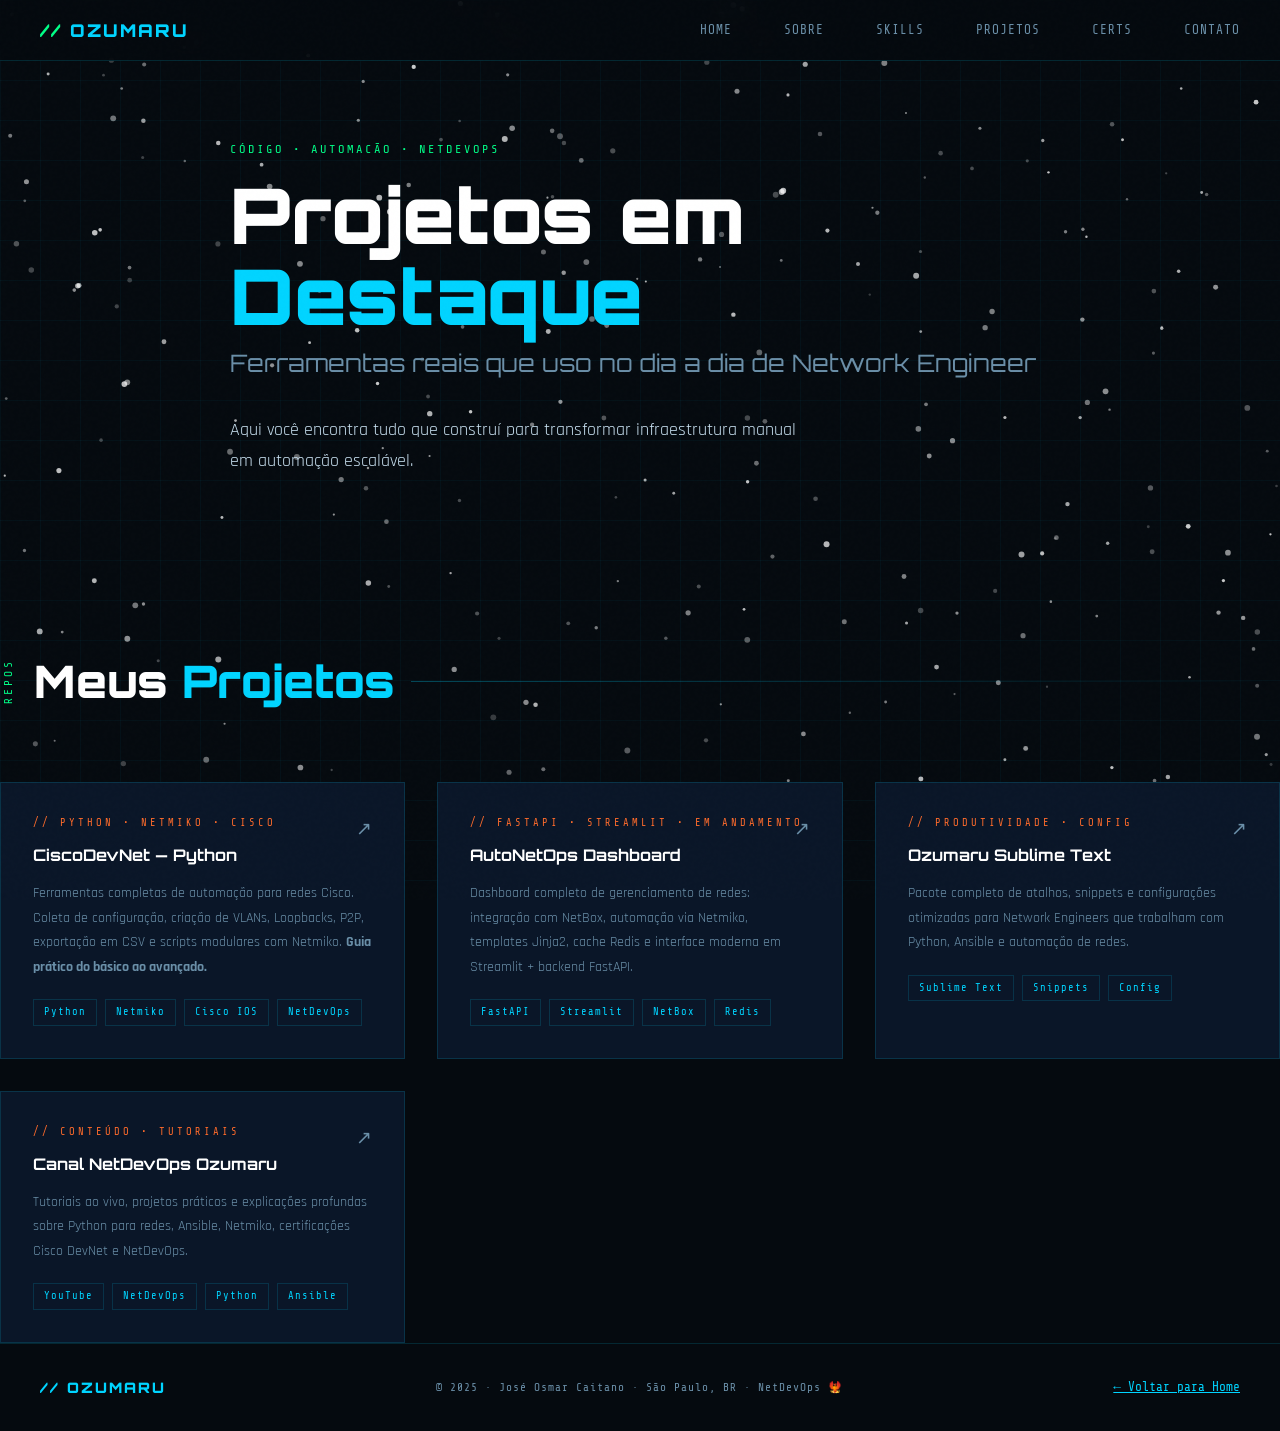
<file: projects.html>
<!DOCTYPE html>
<html lang="pt-BR">
<head>
  <meta charset="UTF-8">
  <meta name="viewport" content="width=device-width, initial-scale=1.0">
  <title>Projetos | José Osmar Caitano | NetDevOps Engineer</title>
  <link rel="preconnect" href="https://fonts.googleapis.com">
  <link href="https://fonts.googleapis.com/css2?family=Share+Tech+Mono&family=Rajdhani:wght@400;600;700&family=Orbitron:wght@400;700;900&display=swap" rel="stylesheet">
  
  <!-- CSS separado -->
  <link rel="stylesheet" href="assets/css/style.css">
</head>
<body>
  <div class="grid-bg"></div>

  <!-- NAV -->
  <nav>
    <a class="nav-logo" href="index.html"><span>//</span> OZUMARU</a>
    <ul class="nav-links">
      <li><a href="index.html">HOME</a></li>
      <li><a href="index.html#about">SOBRE</a></li>
      <li><a href="index.html#skills">SKILLS</a></li>
      <li><a href="projects.html" class="active">PROJETOS</a></li>
      <li><a href="index.html#certs">CERTS</a></li>
      <li><a href="index.html#contact">CONTATO</a></li>
    </ul>
  </nav>

  <!-- HERO PROJETOS -->
  <div class="hero" style="min-height: 60vh; padding-top: 140px;">
    <div class="hero-content" style="max-width: 900px;">
      <div class="hero-tag">CÓDIGO • AUTOMACÃO • NETDEVOPS</div>
      <h1 class="hero-name">Projetos em <span class="accent">Destaque</span></h1>
      <div class="hero-title">Ferramentas reais que uso no dia a dia de Network Engineer</div>
      <p class="hero-desc">
        Aqui você encontra tudo que construí para transformar infraestrutura manual em automação escalável.
      </p>
    </div>
  </div>

  <div class="divider"></div>

  <!-- PROJETOS GRID -->
  <section id="projects-list" style="padding-top: 40px;">
    <div class="section-header fade-in">
      <div class="section-tag">REPOS</div>
      <h2 class="section-title">Meus <span>Projetos</span></h2>
      <div class="section-line"></div>
    </div>

    <div class="projects-grid fade-in" style="grid-template-columns: repeat(auto-fit, minmax(340px, 1fr)); gap: 32px;">
      
      <!-- Projeto 1: CiscoDevNet - exemplo analisado -->
      <a class="project-card" href="https://github.com/ozumaru/CiscoDevNet---Python" target="_blank">
        <span class="project-arrow">↗</span>
        <div class="project-tag">// PYTHON • NETMIKO • CISCO</div>
        <div class="project-title">CiscoDevNet — Python</div>
        <p class="project-desc">
          Ferramentas completas de automação para redes Cisco. Coleta de configuração, criação de VLANs, 
          Loopbacks, P2P, exportação em CSV e scripts modulares com Netmiko. 
          <strong>Guia prático do básico ao avançado.</strong>
        </p>
        <div class="project-tech">
          <span class="tech-badge">Python</span>
          <span class="tech-badge">Netmiko</span>
          <span class="tech-badge">Cisco IOS</span>
          <span class="tech-badge">NetDevOps</span>
        </div>
      </a>

      <!-- Projeto 2 -->
      <a class="project-card" href="https://github.com/ozumaru" target="_blank">
        <span class="project-arrow">↗</span>
        <div class="project-tag">// FASTAPI • STREAMLIT • EM ANDAMENTO</div>
        <div class="project-title">AutoNetOps Dashboard</div>
        <p class="project-desc">
          Dashboard completo de gerenciamento de redes: integração com NetBox, automação via Netmiko, 
          templates Jinja2, cache Redis e interface moderna em Streamlit + backend FastAPI.
        </p>
        <div class="project-tech">
          <span class="tech-badge">FastAPI</span>
          <span class="tech-badge">Streamlit</span>
          <span class="tech-badge">NetBox</span>
          <span class="tech-badge">Redis</span>
        </div>
      </a>

      <!-- Projeto 3 -->
      <a class="project-card" href="https://github.com/ozumaru/Ozumaru-Sublime-Text" target="_blank">
        <span class="project-arrow">↗</span>
        <div class="project-tag">// PRODUTIVIDADE • CONFIG</div>
        <div class="project-title">Ozumaru Sublime Text</div>
        <p class="project-desc">
          Pacote completo de atalhos, snippets e configurações otimizadas para Network Engineers 
          que trabalham com Python, Ansible e automação de redes.
        </p>
        <div class="project-tech">
          <span class="tech-badge">Sublime Text</span>
          <span class="tech-badge">Snippets</span>
          <span class="tech-badge">Config</span>
        </div>
      </a>

      <!-- Projeto 4 -->
      <a class="project-card" href="https://www.youtube.com/@NetDevOps_Ozumaru" target="_blank">
        <span class="project-arrow">↗</span>
        <div class="project-tag">// CONTEÚDO • TUTORIAIS</div>
        <div class="project-title">Canal NetDevOps Ozumaru</div>
        <p class="project-desc">
          Tutoriais ao vivo, projetos práticos e explicações profundas sobre Python para redes, 
          Ansible, Netmiko, certificações Cisco DevNet e NetDevOps.
        </p>
        <div class="project-tech">
          <span class="tech-badge">YouTube</span>
          <span class="tech-badge">NetDevOps</span>
          <span class="tech-badge">Python</span>
          <span class="tech-badge">Ansible</span>
        </div>
      </a>
    </div>
  </section>

  <div class="divider"></div>

  <!-- FOOTER -->
  <footer>
    <div class="footer-logo">// OZUMARU</div>
    <div class="footer-copy">© 2025 · José Osmar Caitano · São Paulo, BR · NetDevOps 🐦‍🔥</div>
    <a href="index.html" style="color:var(--cyan); font-family:'Share Tech Mono', monospace; font-size:0.8rem;">← Voltar para Home</a>
  </footer>

  <!-- JS separado -->
  <script src="assets/js/main.js"></script>
</body>
</html>
</file>
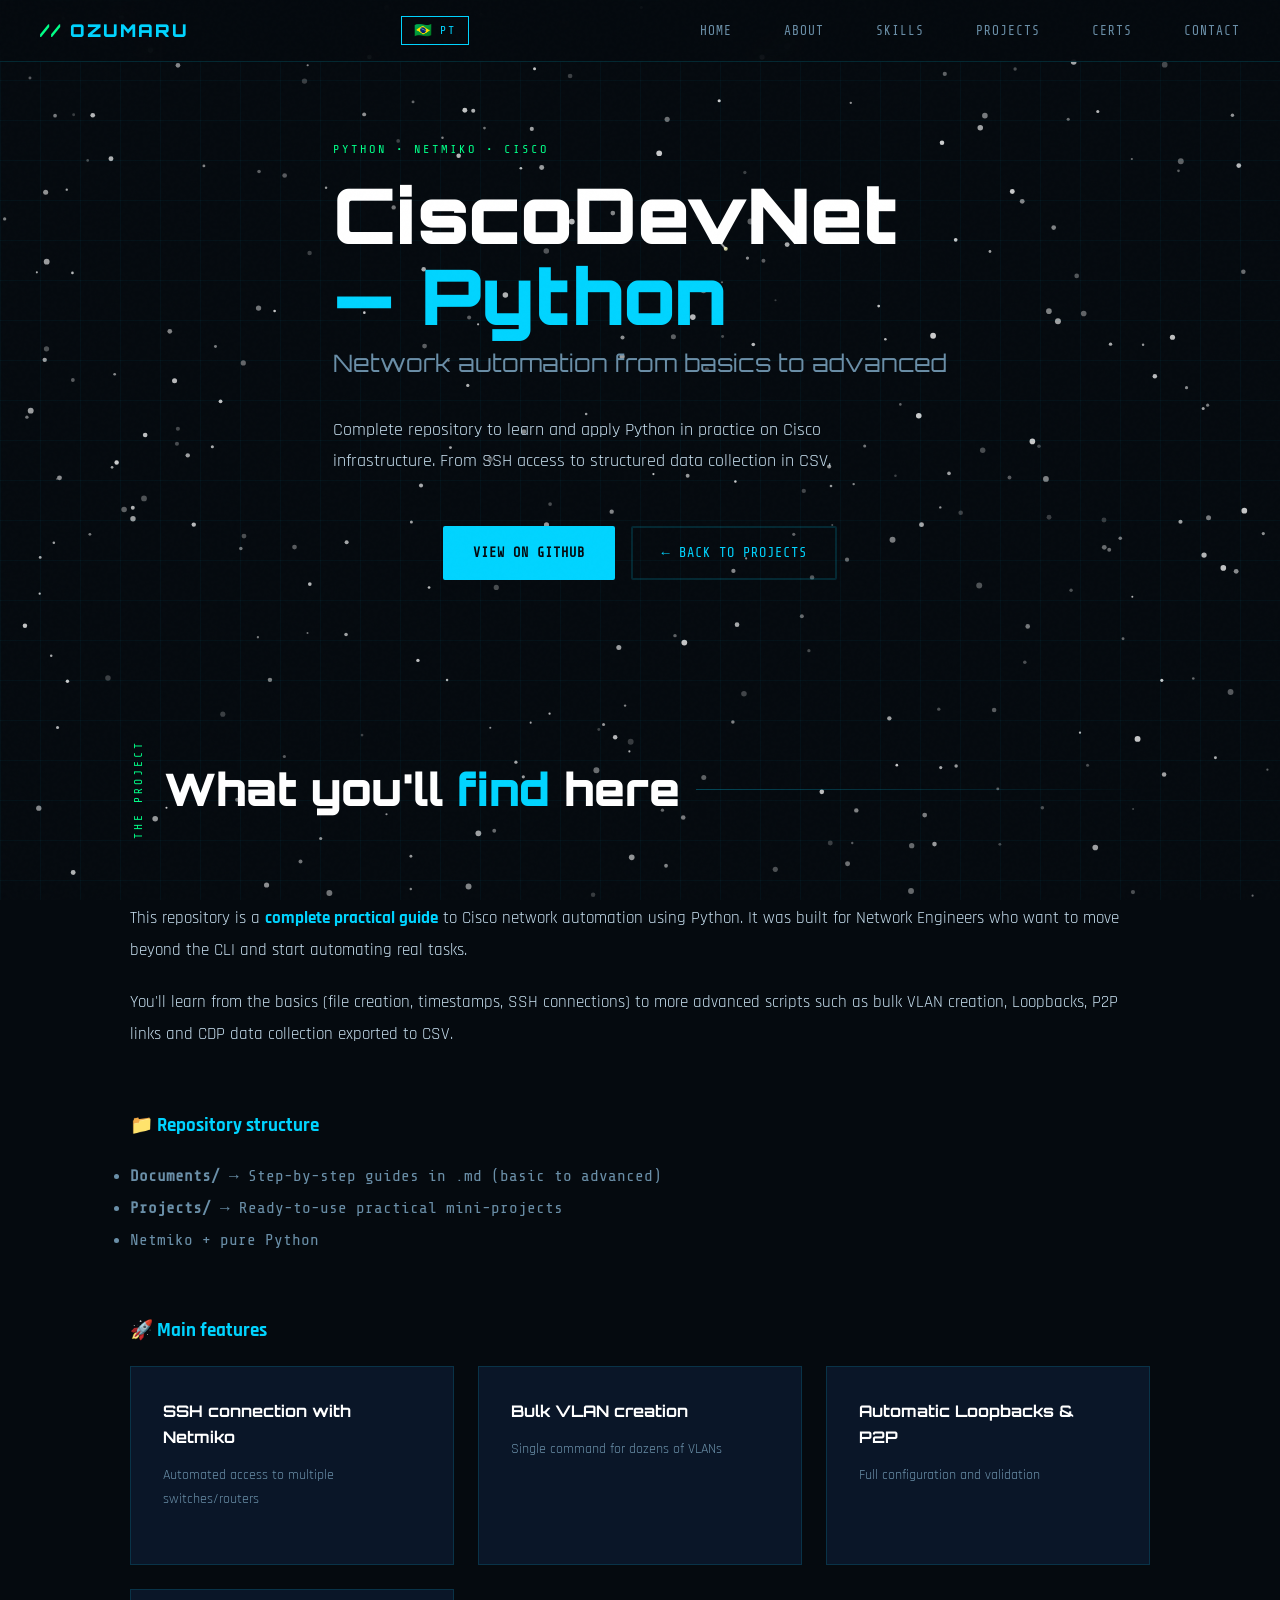
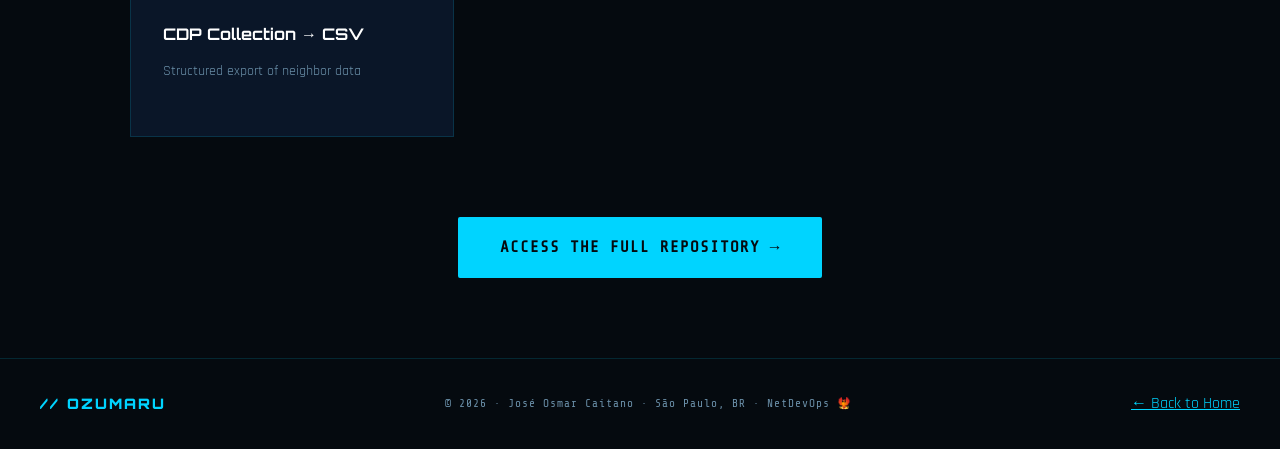
<file: projects/cisco-devnet-python.html>
<!DOCTYPE html>
<html lang="en">
<head>
  <meta charset="UTF-8">
  <meta name="viewport" content="width=device-width, initial-scale=1.0">
  <title>CiscoDevNet — Python | Ozumaru</title>
  <link rel="icon" type="image/svg+xml" href="data:image/svg+xml,<svg xmlns='http://www.w3.org/2000/svg' viewBox='0 0 32 32'><rect width='32' height='32' fill='%23050a0f'/><text x='50%25' y='54%25' font-family='monospace' font-size='18' font-weight='900' fill='%2300d4ff' text-anchor='middle' dominant-baseline='middle'>O</text></svg>">
  <link rel="preconnect" href="https://fonts.googleapis.com">
  <link href="https://fonts.googleapis.com/css2?family=Share+Tech+Mono&family=Rajdhani:wght@400;600;700&family=Orbitron:wght@400;700;900&display=swap" rel="stylesheet">
  <link rel="stylesheet" href="../assets/css/style.css">
</head>
<body>
  <div class="grid-bg"></div>

  <!-- NAV -->
  <nav>
    <a class="nav-logo" href="../index.html"><span>//</span> OZUMARU</a>
    <div class="nav-right">
      <button class="lang-toggle" id="lang-toggle" aria-label="Switch language" title="Mudar para Português">
        <span class="lang-flag">🇧🇷</span>
        <span class="lang-label">PT</span>
      </button>
      <button class="nav-hamburger" id="nav-hamburger" aria-label="Menu" aria-expanded="false">
        <span></span><span></span><span></span>
      </button>
    </div>
    <ul class="nav-links" id="nav-links">
      <li><a href="../index.html"          data-i18n="nav.home">HOME</a></li>
      <li><a href="../index.html#about"    data-i18n="nav.about">ABOUT</a></li>
      <li><a href="../index.html#skills"   data-i18n="nav.skills">SKILLS</a></li>
      <li><a href="../index.html#projects" data-i18n="nav.projects">PROJECTS</a></li>
      <li><a href="../index.html#certs"    data-i18n="nav.certs">CERTS</a></li>
      <li><a href="../index.html#contact"  data-i18n="nav.contact">CONTACT</a></li>
    </ul>
  </nav>

  <!-- HERO -->
  <div class="hero" style="min-height: 65vh; padding-top: 140px;">
    <div class="hero-content" style="max-width: 920px;">
      <div class="hero-tag">PYTHON • NETMIKO • CISCO</div>
      <h1 class="hero-name">CiscoDevNet<br><span class="accent">— Python</span></h1>
      <div class="hero-title" data-i18n="cdp.hero.title">Network automation from basics to advanced</div>
      <p class="hero-desc" data-i18n="cdp.hero.desc">
        Complete repository to learn and apply Python in practice on Cisco infrastructure.
        From SSH access to structured data collection in CSV.
      </p>
      <div class="hero-btns">
        <a href="https://github.com/ozumaru/CiscoDevNet---Python" target="_blank" rel="noopener" class="btn btn-primary" data-i18n="cdp.hero.btn">VIEW ON GITHUB</a>
        <a href="../index.html#projects" class="btn btn-outline" data-i18n="cdp.hero.back">← BACK TO PROJECTS</a>
      </div>
    </div>
  </div>

  <div class="divider"></div>

  <!-- CONTENT -->
  <section style="padding: 80px 40px; max-width: 1100px; margin: 0 auto;">
    <div class="section-header fade-in">
      <div class="section-tag" data-i18n="cdp.section.tag">THE PROJECT</div>
      <h2 class="section-title" data-i18n="cdp.section.title">What you'll <span>find</span> here</h2>
      <div class="section-line"></div>
    </div>

    <div class="about-text" style="font-size: 1.05rem; line-height: 1.9;">
      <p data-i18n="cdp.p1">This repository is a <strong>complete practical guide</strong> to Cisco network automation using Python. It was built for Network Engineers who want to move beyond the CLI and start automating real tasks.</p>
      <p data-i18n="cdp.p2">You'll learn from the basics (file creation, timestamps, SSH connections) to more advanced scripts such as bulk VLAN creation, Loopbacks, P2P links and CDP data collection exported to CSV.</p>
    </div>

    <h3 style="margin: 60px 0 20px; color: var(--cyan);" data-i18n="cdp.struct.title">📁 Repository structure</h3>
    <ul style="font-family: 'Share Tech Mono', monospace; font-size: 1rem; line-height: 2; color: var(--text2);">
      <li data-i18n="cdp.struct.li1"><strong>Documents/</strong> → Step-by-step guides in .md (basic to advanced)</li>
      <li data-i18n="cdp.struct.li2"><strong>Projects/</strong> → Ready-to-use practical mini-projects</li>
      <li data-i18n="cdp.struct.li3">Netmiko + pure Python</li>
    </ul>

    <h3 style="margin: 60px 0 20px; color: var(--cyan);" data-i18n="cdp.feat.title">🚀 Main features</h3>
    <div class="projects-grid" style="grid-template-columns: repeat(auto-fit, minmax(280px, 1fr));">
      <div class="project-card" style="cursor: default;">
        <div class="project-title" data-i18n="cdp.feat1.title">SSH connection with Netmiko</div>
        <p class="project-desc" data-i18n="cdp.feat1.desc">Automated access to multiple switches/routers</p>
      </div>
      <div class="project-card" style="cursor: default;">
        <div class="project-title" data-i18n="cdp.feat2.title">Bulk VLAN creation</div>
        <p class="project-desc" data-i18n="cdp.feat2.desc">Single command for dozens of VLANs</p>
      </div>
      <div class="project-card" style="cursor: default;">
        <div class="project-title" data-i18n="cdp.feat3.title">Automatic Loopbacks & P2P</div>
        <p class="project-desc" data-i18n="cdp.feat3.desc">Full configuration and validation</p>
      </div>
      <div class="project-card" style="cursor: default;">
        <div class="project-title" data-i18n="cdp.feat4.title">CDP Collection → CSV</div>
        <p class="project-desc" data-i18n="cdp.feat4.desc">Structured export of neighbor data</p>
      </div>
    </div>

    <div style="margin-top: 80px; text-align: center;">
      <a href="https://github.com/ozumaru/CiscoDevNet---Python" target="_blank" rel="noopener" class="btn btn-primary" style="font-size: 1rem; padding: 16px 40px;" data-i18n="cdp.btn.repo">
        ACCESS THE FULL REPOSITORY →
      </a>
    </div>
  </section>

  <div class="divider"></div>

  <footer>
    <div class="footer-logo">// OZUMARU</div>
    <div class="footer-copy" data-i18n="footer.copy">© 2026 · José Osmar Caitano · NetDevOps</div>
    <a href="../index.html" style="color:var(--cyan);" data-i18n="footer.back">← Back to Home</a>
  </footer>

  <script src="../assets/js/main.js"></script>
  <script src="../assets/js/i18n.js"></script>
  <script>
    (function () {
      const btn = document.getElementById('nav-hamburger');
      const links = document.getElementById('nav-links');
      if (!btn || !links) return;
      btn.addEventListener('click', () => {
        const open = links.classList.toggle('open');
        btn.classList.toggle('open', open);
        btn.setAttribute('aria-expanded', open);
        document.body.style.overflow = open ? 'hidden' : '';
      });
      links.querySelectorAll('a').forEach(a => {
        a.addEventListener('click', () => {
          links.classList.remove('open');
          btn.classList.remove('open');
          btn.setAttribute('aria-expanded', 'false');
          document.body.style.overflow = '';
        });
      });
    })();
  </script>
</body>
</html>
</file>
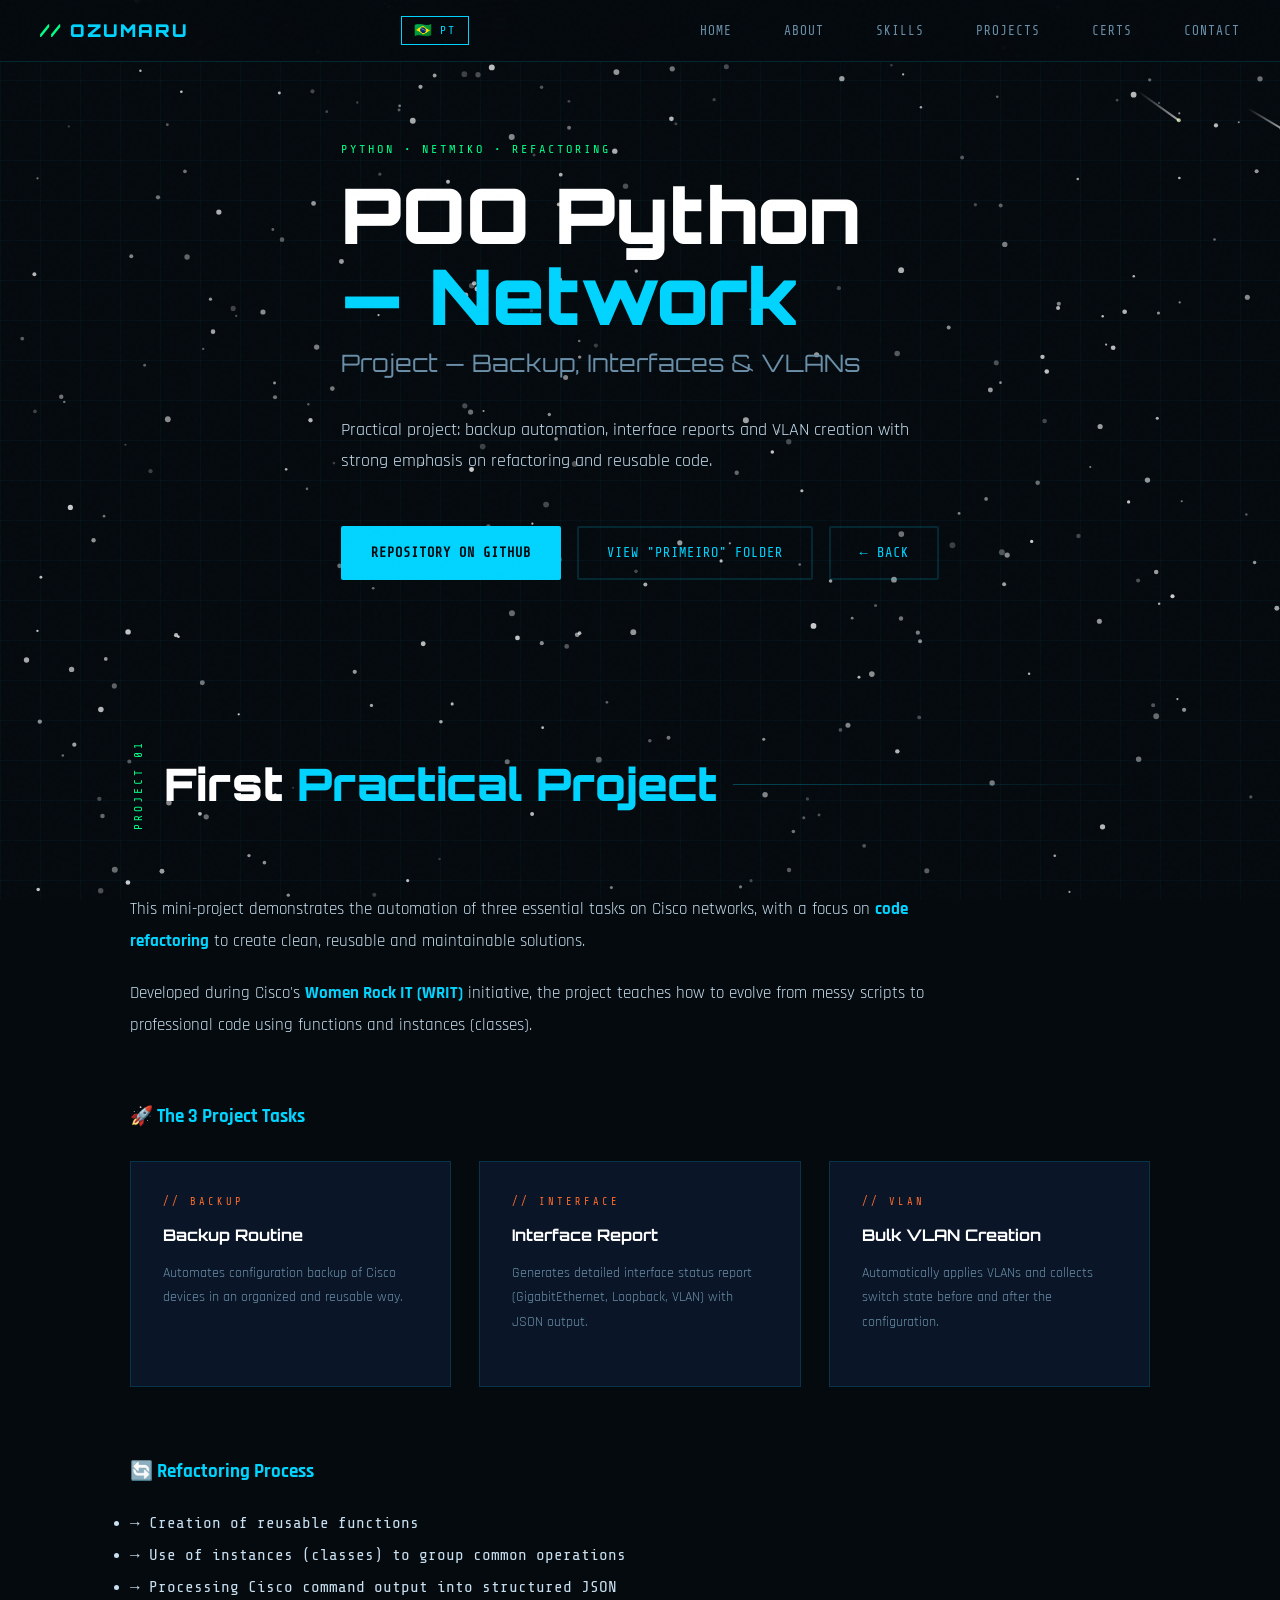
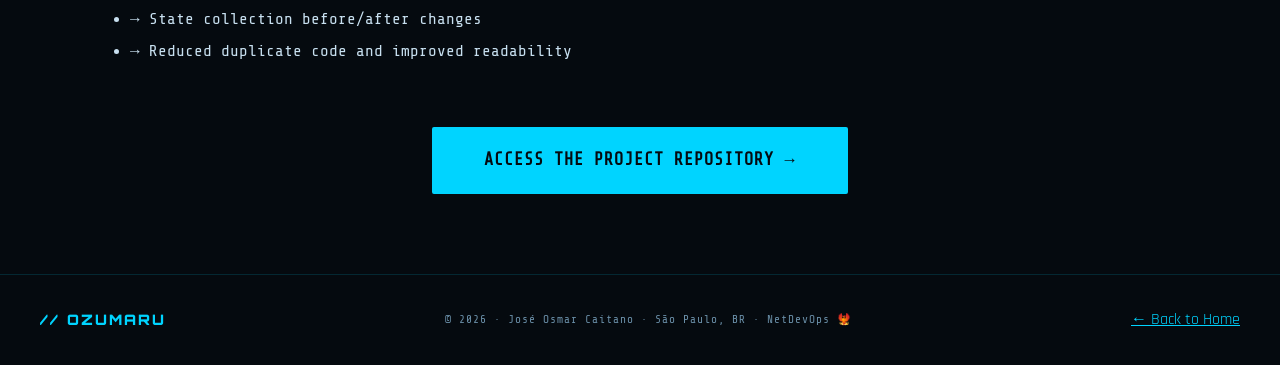
<file: projects/cisco-first-project.html>
<!DOCTYPE html>
<html lang="en">
<head>
  <meta charset="UTF-8">
  <meta name="viewport" content="width=device-width, initial-scale=1.0">
  <title>POO Network | Ozumaru</title>
  <link rel="icon" type="image/svg+xml" href="data:image/svg+xml,<svg xmlns='http://www.w3.org/2000/svg' viewBox='0 0 32 32'><rect width='32' height='32' fill='%23050a0f'/><text x='50%25' y='54%25' font-family='monospace' font-size='18' font-weight='900' fill='%2300d4ff' text-anchor='middle' dominant-baseline='middle'>O</text></svg>">
  <link rel="preconnect" href="https://fonts.googleapis.com">
  <link href="https://fonts.googleapis.com/css2?family=Share+Tech+Mono&family=Rajdhani:wght@400;600;700&family=Orbitron:wght@400;700;900&display=swap" rel="stylesheet">
  <link rel="stylesheet" href="../assets/css/style.css">
</head>
<body>
  <div class="grid-bg"></div>

  <!-- NAV -->
  <nav>
    <a class="nav-logo" href="../index.html"><span>//</span> OZUMARU</a>
    <div class="nav-right">
      <button class="lang-toggle" id="lang-toggle" aria-label="Switch language" title="Mudar para Português">
        <span class="lang-flag">🇧🇷</span>
        <span class="lang-label">PT</span>
      </button>
      <button class="nav-hamburger" id="nav-hamburger" aria-label="Menu" aria-expanded="false">
        <span></span><span></span><span></span>
      </button>
    </div>
    <ul class="nav-links" id="nav-links">
      <li><a href="../index.html"          data-i18n="nav.home">HOME</a></li>
      <li><a href="../index.html#about"    data-i18n="nav.about">ABOUT</a></li>
      <li><a href="../index.html#skills"   data-i18n="nav.skills">SKILLS</a></li>
      <li><a href="../index.html#projects" data-i18n="nav.projects">PROJECTS</a></li>
      <li><a href="../index.html#certs"    data-i18n="nav.certs">CERTS</a></li>
      <li><a href="../index.html#contact"  data-i18n="nav.contact">CONTACT</a></li>
    </ul>
  </nav>

  <!-- HERO -->
  <div class="hero" style="min-height: 65vh; padding-top: 140px;">
    <div class="hero-content" style="max-width: 920px;">
      <div class="hero-tag">PYTHON • NETMIKO • REFACTORING</div>
      <h1 class="hero-name">POO Python<br><span class="accent">— Network</span></h1>
      <div class="hero-title" data-i18n="cfp.hero.title">Project — Backup, Interfaces & VLANs</div>
      <p class="hero-desc" data-i18n="cfp.hero.desc">
        Practical project: backup automation, interface reports and VLAN creation
        with strong emphasis on refactoring and reusable code.
      </p>
      <div class="hero-btns">
        <a href="https://github.com/ozumaru/CiscoDevNet---Python" target="_blank" rel="noopener" class="btn btn-primary" data-i18n="cfp.hero.btn">REPOSITORY ON GITHUB</a>
        <a href="https://github.com/ozumaru/CiscoDevNet---Python/tree/master/Documents/Projetos/Primeiro" target="_blank" rel="noopener" class="btn btn-outline" data-i18n="cfp.hero.btn2">VIEW "PRIMEIRO" FOLDER</a>
        <a href="../index.html#projects" class="btn btn-outline" data-i18n="cfp.hero.back">← BACK</a>
      </div>
    </div>
  </div>

  <div class="divider"></div>

  <section style="padding: 80px 40px; max-width: 1100px; margin: 0 auto;">
    <div class="section-header fade-in">
      <div class="section-tag" data-i18n="cfp.section.tag">PROJECT 01</div>
      <h2 class="section-title" data-i18n="cfp.section.title">First <span>Practical Project</span></h2>
      <div class="section-line"></div>
    </div>

    <div class="about-text" style="max-width: 850px;">
      <p data-i18n="cfp.p1">This mini-project demonstrates the automation of three essential tasks on Cisco networks, with a focus on <strong>code refactoring</strong> to create clean, reusable and maintainable solutions.</p>
      <p data-i18n="cfp.p2">Developed during Cisco's <strong>Women Rock IT (WRIT)</strong> initiative, the project teaches how to evolve from messy scripts to professional code using functions and instances (classes).</p>
    </div>

    <h3 style="margin: 60px 0 30px; color: var(--cyan);" data-i18n="cfp.tasks.title">🚀 The 3 Project Tasks</h3>

    <div class="projects-grid" style="grid-template-columns: repeat(auto-fit, minmax(320px, 1fr)); gap: 28px;">
      <div class="project-card" style="cursor: default;">
        <div class="project-tag" data-i18n="cfp.task1.tag">// BACKUP</div>
        <div class="project-title" data-i18n="cfp.task1.title">Backup Routine</div>
        <p class="project-desc" data-i18n="cfp.task1.desc">Automates configuration backup of Cisco devices in an organized and reusable way.</p>
      </div>
      <div class="project-card" style="cursor: default;">
        <div class="project-tag" data-i18n="cfp.task2.tag">// INTERFACE</div>
        <div class="project-title" data-i18n="cfp.task2.title">Interface Report</div>
        <p class="project-desc" data-i18n="cfp.task2.desc">Generates detailed interface status report (GigabitEthernet, Loopback, VLAN) with JSON output.</p>
      </div>
      <div class="project-card" style="cursor: default;">
        <div class="project-tag" data-i18n="cfp.task3.tag">// VLAN</div>
        <div class="project-title" data-i18n="cfp.task3.title">Bulk VLAN Creation</div>
        <p class="project-desc" data-i18n="cfp.task3.desc">Automatically applies VLANs and collects switch state before and after the configuration.</p>
      </div>
    </div>

    <div style="margin: 70px 0 40px;">
      <h3 style="color: var(--cyan); margin-bottom: 20px;" data-i18n="cfp.refactor.title">🔄 Refactoring Process</h3>
      <ul style="font-family: 'Share Tech Mono', monospace; line-height: 2; color: var(--text);">
        <li data-i18n="cfp.refactor.li1">→ Creation of reusable functions</li>
        <li data-i18n="cfp.refactor.li2">→ Use of instances (classes) to group common operations</li>
        <li data-i18n="cfp.refactor.li3">→ Processing Cisco command output into structured JSON</li>
        <li data-i18n="cfp.refactor.li4">→ State collection before/after changes</li>
        <li data-i18n="cfp.refactor.li5">→ Reduced duplicate code and improved readability</li>
      </ul>
    </div>

    <div style="text-align: center; margin-top: 60px;">
      <a href="https://github.com/ozumaru/CiscoDevNet---Python/tree/master/Documents/Projetos/Primeiro"
         target="_blank" rel="noopener"
         class="btn btn-primary"
         style="padding: 18px 50px; font-size: 1.05rem;"
         data-i18n="cfp.btn.repo">
        ACCESS THE PROJECT REPOSITORY →
      </a>
    </div>
  </section>

  <div class="divider"></div>

  <footer>
    <div class="footer-logo">// OZUMARU</div>
    <div class="footer-copy" data-i18n="footer.copy">© 2026 · José Osmar Caitano · NetDevOps</div>
    <a href="../index.html" style="color:var(--cyan);" data-i18n="footer.back">← Back to Home</a>
  </footer>

  <script src="../assets/js/main.js"></script>
  <script src="../assets/js/i18n.js"></script>
  <script>
    (function () {
      const btn = document.getElementById('nav-hamburger');
      const links = document.getElementById('nav-links');
      if (!btn || !links) return;
      btn.addEventListener('click', () => {
        const open = links.classList.toggle('open');
        btn.classList.toggle('open', open);
        btn.setAttribute('aria-expanded', open);
        document.body.style.overflow = open ? 'hidden' : '';
      });
      links.querySelectorAll('a').forEach(a => {
        a.addEventListener('click', () => {
          links.classList.remove('open');
          btn.classList.remove('open');
          btn.setAttribute('aria-expanded', 'false');
          document.body.style.overflow = '';
        });
      });
    })();
  </script>
</body>
</html>
</file>
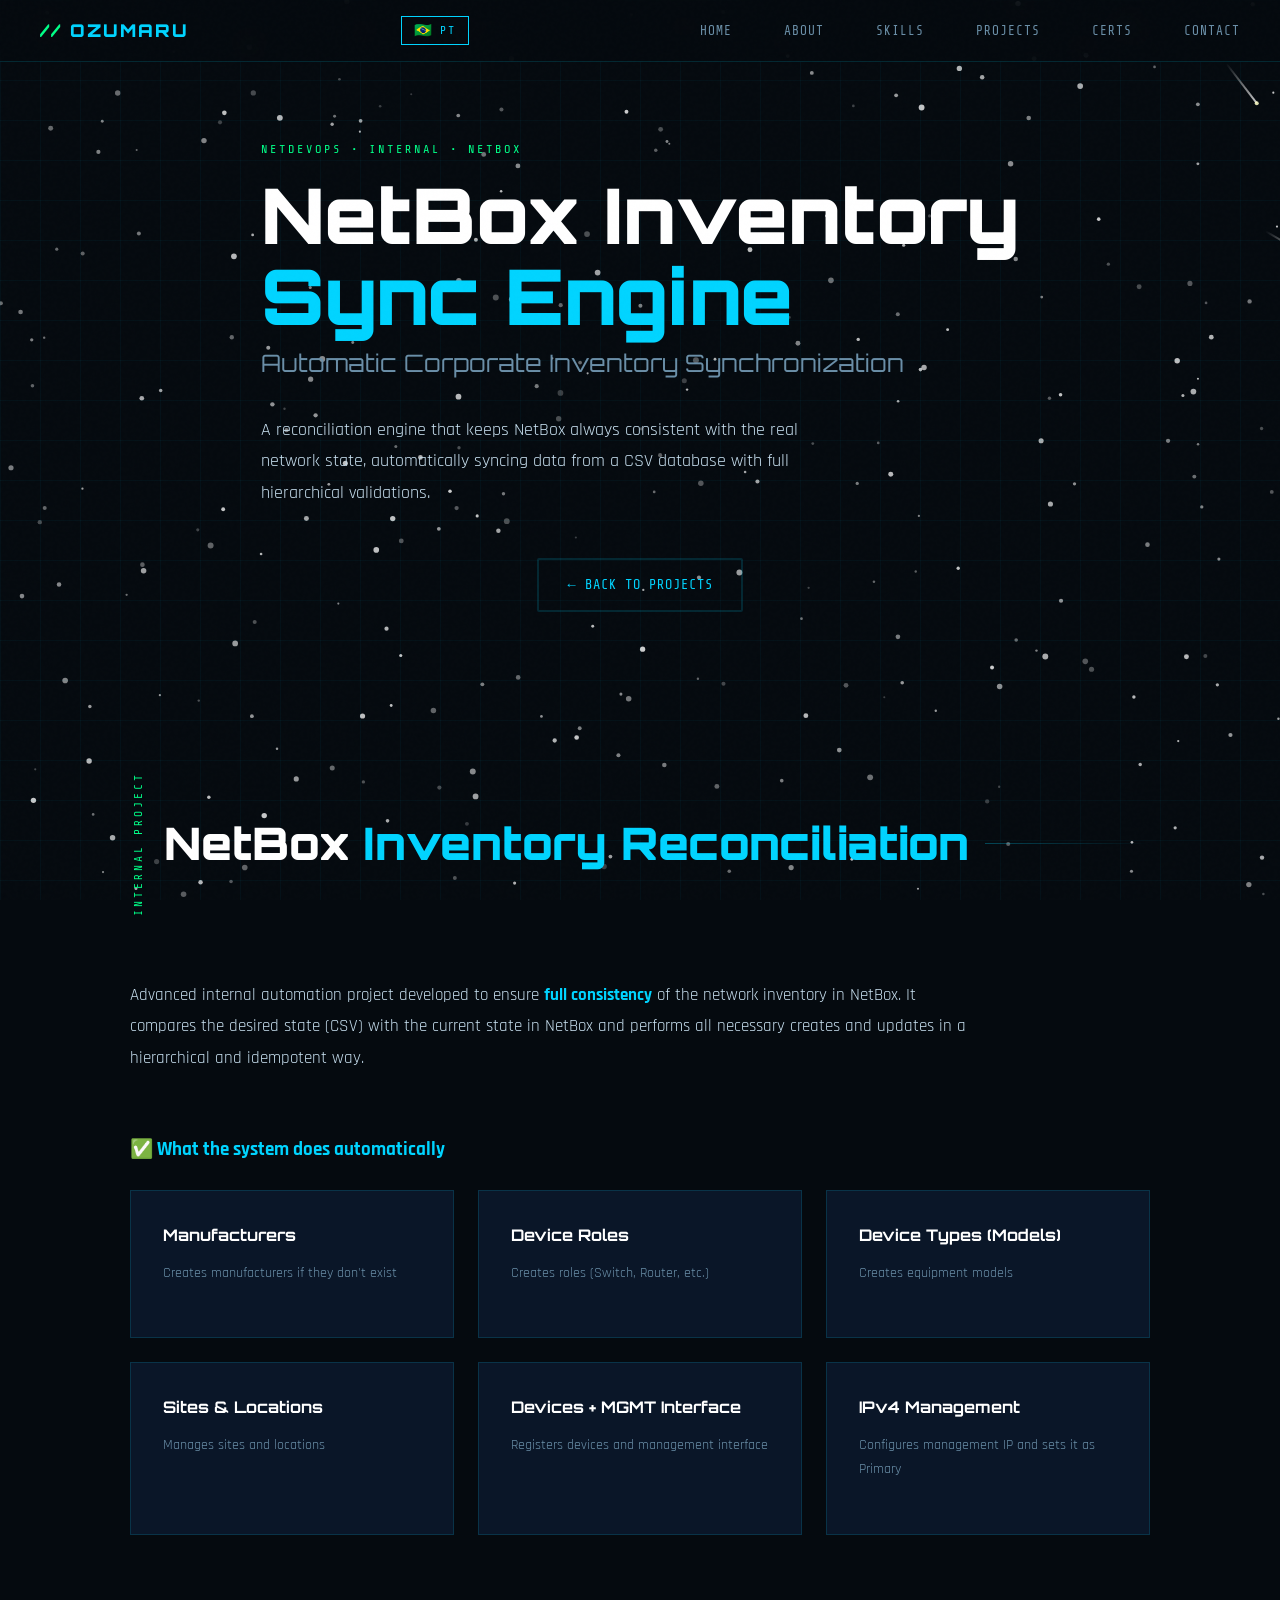
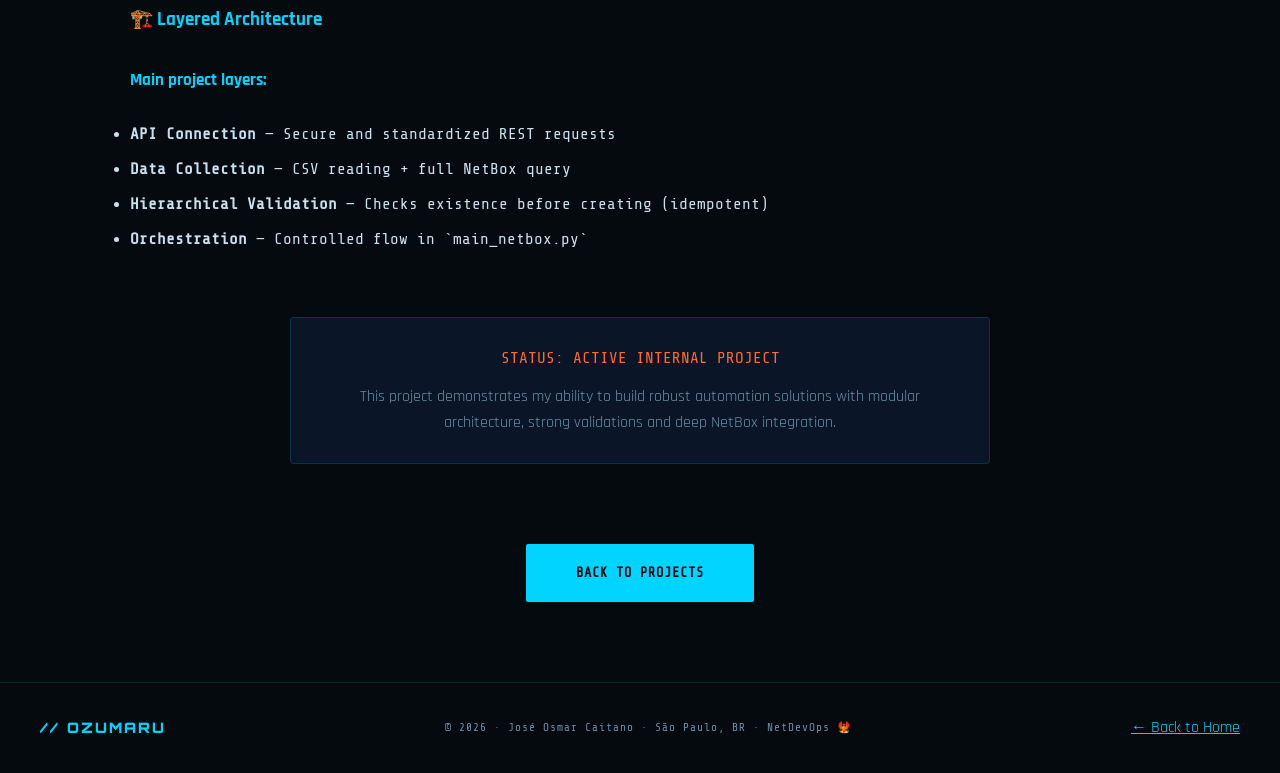
<file: projects/netbox-inventory-sync.html>
<!DOCTYPE html>
<html lang="en">
<head>
  <meta charset="UTF-8">
  <meta name="viewport" content="width=device-width, initial-scale=1.0">
  <title>NetBox Inventory Sync | Ozumaru</title>
  <link rel="icon" type="image/svg+xml" href="data:image/svg+xml,<svg xmlns='http://www.w3.org/2000/svg' viewBox='0 0 32 32'><rect width='32' height='32' fill='%23050a0f'/><text x='50%25' y='54%25' font-family='monospace' font-size='18' font-weight='900' fill='%2300d4ff' text-anchor='middle' dominant-baseline='middle'>O</text></svg>">
  <link rel="preconnect" href="https://fonts.googleapis.com">
  <link href="https://fonts.googleapis.com/css2?family=Share+Tech+Mono&family=Rajdhani:wght@400;600;700&family=Orbitron:wght@400;700;900&display=swap" rel="stylesheet">
  <link rel="stylesheet" href="../assets/css/style.css">
</head>
<body>
  <div class="grid-bg"></div>

  <!-- NAV -->
  <nav>
    <a class="nav-logo" href="../index.html"><span>//</span> OZUMARU</a>
    <div class="nav-right">
      <button class="lang-toggle" id="lang-toggle" aria-label="Switch language" title="Mudar para Português">
        <span class="lang-flag">🇧🇷</span>
        <span class="lang-label">PT</span>
      </button>
      <button class="nav-hamburger" id="nav-hamburger" aria-label="Menu" aria-expanded="false">
        <span></span><span></span><span></span>
      </button>
    </div>
    <ul class="nav-links" id="nav-links">
      <li><a href="../index.html"          data-i18n="nav.home">HOME</a></li>
      <li><a href="../index.html#about"    data-i18n="nav.about">ABOUT</a></li>
      <li><a href="../index.html#skills"   data-i18n="nav.skills">SKILLS</a></li>
      <li><a href="../index.html#projects" data-i18n="nav.projects">PROJECTS</a></li>
      <li><a href="../index.html#certs"    data-i18n="nav.certs">CERTS</a></li>
      <li><a href="../index.html#contact"  data-i18n="nav.contact">CONTACT</a></li>
    </ul>
  </nav>

  <!-- HERO -->
  <div class="hero" style="min-height: 65vh; padding-top: 140px;">
    <div class="hero-content" style="max-width: 920px;">
      <div class="hero-tag">NETDEVOPS • INTERNAL • NETBOX</div>
      <h1 class="hero-name">NetBox Inventory<br><span class="accent">Sync Engine</span></h1>
      <div class="hero-title" data-i18n="nbs.hero.title">Automatic Corporate Inventory Synchronization</div>
      <p class="hero-desc" data-i18n="nbs.hero.desc">
        A reconciliation engine that keeps NetBox always consistent with the real network state,
        automatically syncing data from a CSV database with full hierarchical validations.
      </p>
      <div class="hero-btns">
        <a href="../index.html#projects" class="btn btn-outline" data-i18n="nbs.hero.back">← BACK TO PROJECTS</a>
      </div>
    </div>
  </div>

  <div class="divider"></div>

  <section style="padding: 80px 40px; max-width: 1100px; margin: 0 auto;">
    <div class="section-header fade-in">
      <div class="section-tag" data-i18n="nbs.section.tag">INTERNAL PROJECT</div>
      <h2 class="section-title" data-i18n="nbs.section.title">NetBox <span>Inventory Reconciliation</span></h2>
      <div class="section-line"></div>
    </div>

    <div class="about-text" style="max-width: 850px; margin-bottom: 60px;">
      <p data-i18n="nbs.p1">Advanced internal automation project developed to ensure <strong>full consistency</strong> of the network inventory in NetBox. It compares the desired state (CSV) with the current state in NetBox and performs all necessary creates and updates in a hierarchical and idempotent way.</p>
    </div>

    <h3 style="margin: 50px 0 25px; color: var(--cyan);" data-i18n="nbs.feat.title">✅ What the system does automatically</h3>
    <div class="projects-grid" style="grid-template-columns: repeat(auto-fit, minmax(300px, 1fr)); gap: 24px;">
      <div class="project-card" style="cursor: default;">
        <div class="project-title" data-i18n="nbs.feat1.title">Manufacturers</div>
        <p class="project-desc" data-i18n="nbs.feat1.desc">Creates manufacturers if they don't exist</p>
      </div>
      <div class="project-card" style="cursor: default;">
        <div class="project-title" data-i18n="nbs.feat2.title">Device Roles</div>
        <p class="project-desc" data-i18n="nbs.feat2.desc">Creates roles (Switch, Router, etc.)</p>
      </div>
      <div class="project-card" style="cursor: default;">
        <div class="project-title" data-i18n="nbs.feat3.title">Device Types (Models)</div>
        <p class="project-desc" data-i18n="nbs.feat3.desc">Creates equipment models</p>
      </div>
      <div class="project-card" style="cursor: default;">
        <div class="project-title" data-i18n="nbs.feat4.title">Sites & Locations</div>
        <p class="project-desc" data-i18n="nbs.feat4.desc">Manages sites and locations</p>
      </div>
      <div class="project-card" style="cursor: default;">
        <div class="project-title" data-i18n="nbs.feat5.title">Devices + MGMT Interface</div>
        <p class="project-desc" data-i18n="nbs.feat5.desc">Registers devices and management interface</p>
      </div>
      <div class="project-card" style="cursor: default;">
        <div class="project-title" data-i18n="nbs.feat6.title">IPv4 Management</div>
        <p class="project-desc" data-i18n="nbs.feat6.desc">Configures management IP and sets it as Primary</p>
      </div>
    </div>

    <h3 style="margin: 70px 0 30px; color: var(--cyan);" data-i18n="nbs.arch.title">🏗️ Layered Architecture</h3>
    <div class="about-text">
      <p data-i18n="nbs.arch.intro"><strong>Main project layers:</strong></p>
      <ul style="font-family: 'Share Tech Mono', monospace; line-height: 2.2; color: var(--text);">
        <li data-i18n="nbs.arch.li1"><strong>API Connection</strong> — Secure and standardized REST requests</li>
        <li data-i18n="nbs.arch.li2"><strong>Data Collection</strong> — CSV reading + full NetBox query</li>
        <li data-i18n="nbs.arch.li3"><strong>Hierarchical Validation</strong> — Checks existence before creating (idempotent)</li>
        <li data-i18n="nbs.arch.li4"><strong>Orchestration</strong> — Controlled flow in `main_netbox.py`</li>
      </ul>
    </div>

    <div style="margin-top: 60px; text-align: center;">
      <div style="background: var(--surface); border: 1px solid var(--border); padding: 28px; border-radius: 4px; max-width: 700px; margin: 0 auto;">
        <p style="color: var(--orange); font-family: 'Share Tech Mono', monospace; margin-bottom: 12px;" data-i18n="nbs.status">
          STATUS: ACTIVE INTERNAL PROJECT
        </p>
        <p style="color: var(--text2);" data-i18n="nbs.status.desc">
          This project demonstrates my ability to build robust automation solutions with modular architecture, strong validations and deep NetBox integration.
        </p>
      </div>
    </div>

    <div style="margin-top: 80px; text-align: center;">
      <a href="../index.html#projects" class="btn btn-primary" style="padding: 16px 48px;" data-i18n="nbs.btn.back">
        BACK TO PROJECTS
      </a>
    </div>
  </section>

  <div class="divider"></div>

  <footer>
    <div class="footer-logo">// OZUMARU</div>
    <div class="footer-copy" data-i18n="footer.copy">© 2026 · José Osmar Caitano · NetDevOps</div>
    <a href="../index.html" style="color:var(--cyan);" data-i18n="footer.back">← Back to Home</a>
  </footer>

  <script src="../assets/js/main.js"></script>
  <script src="../assets/js/i18n.js"></script>
  <script>
    (function () {
      const btn = document.getElementById('nav-hamburger');
      const links = document.getElementById('nav-links');
      if (!btn || !links) return;
      btn.addEventListener('click', () => {
        const open = links.classList.toggle('open');
        btn.classList.toggle('open', open);
        btn.setAttribute('aria-expanded', open);
        document.body.style.overflow = open ? 'hidden' : '';
      });
      links.querySelectorAll('a').forEach(a => {
        a.addEventListener('click', () => {
          links.classList.remove('open');
          btn.classList.remove('open');
          btn.setAttribute('aria-expanded', 'false');
          document.body.style.overflow = '';
        });
      });
    })();
  </script>
</body>
</html>
</file>
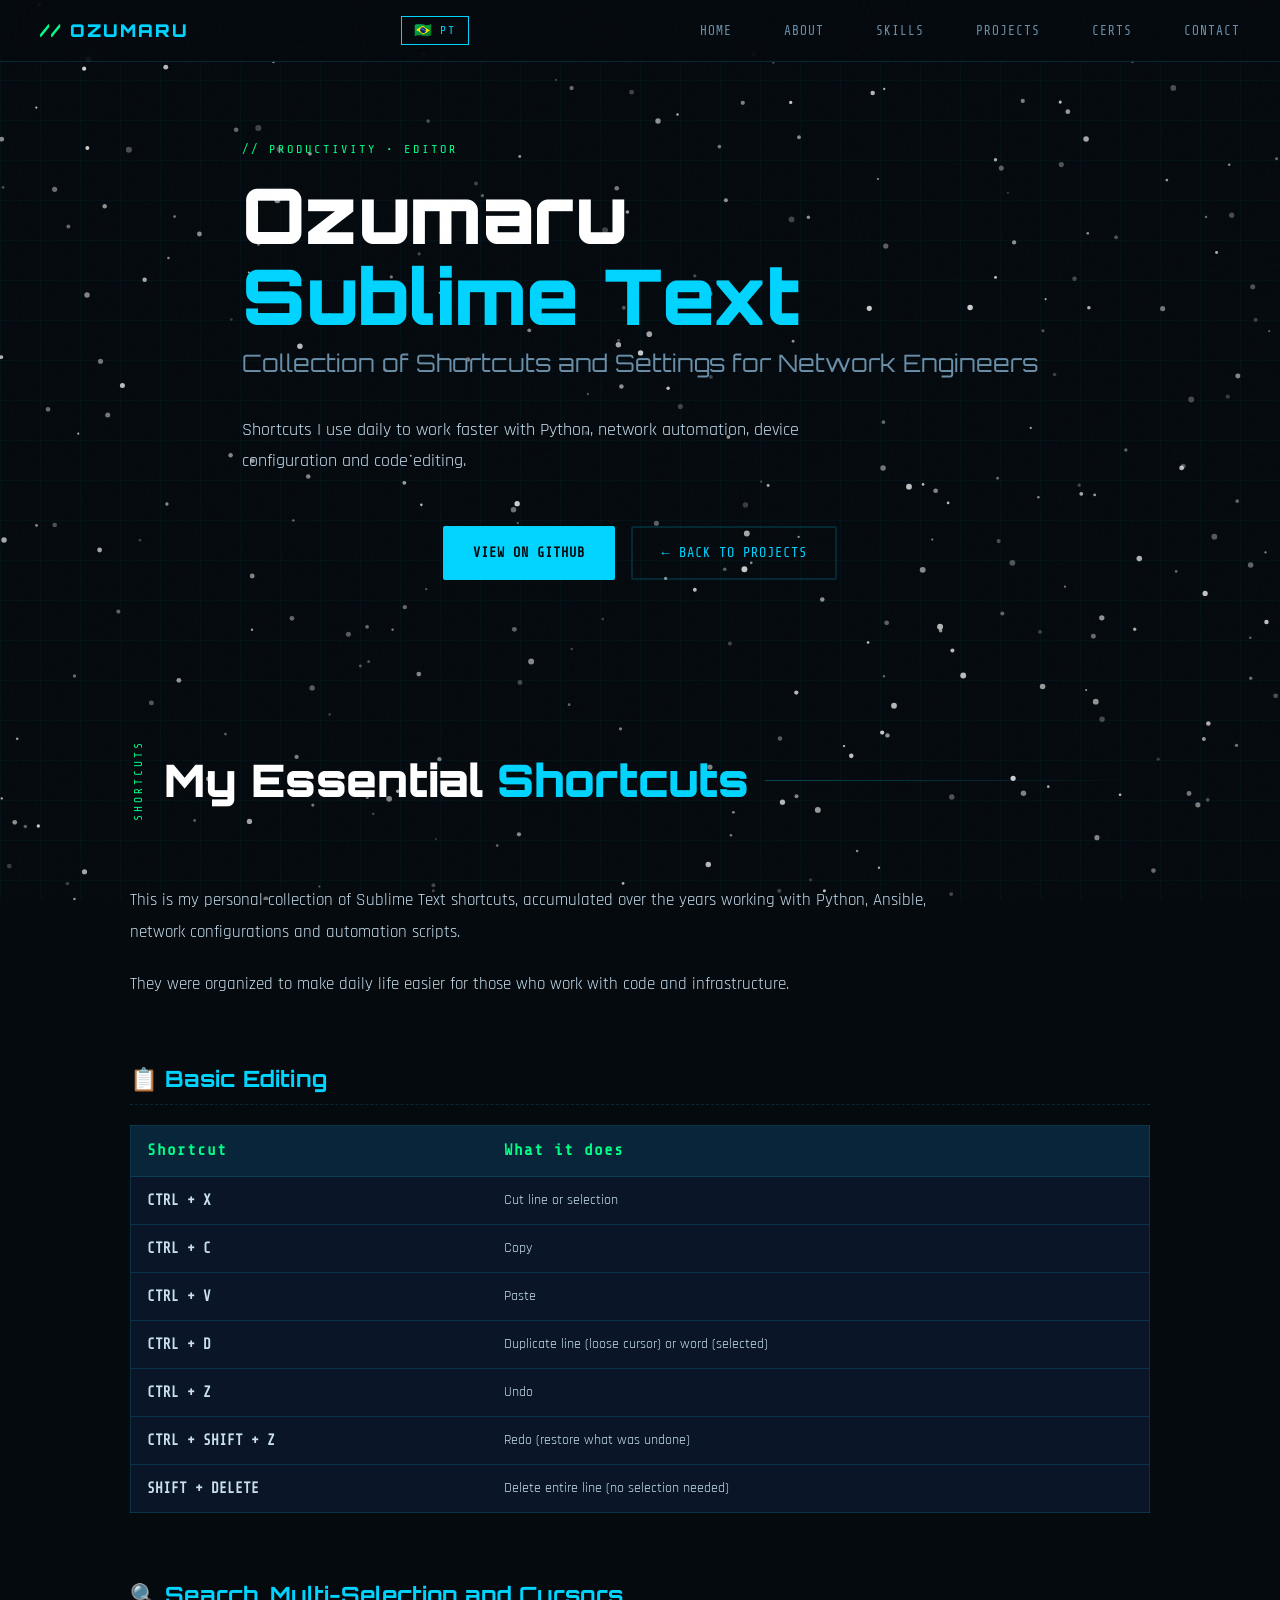
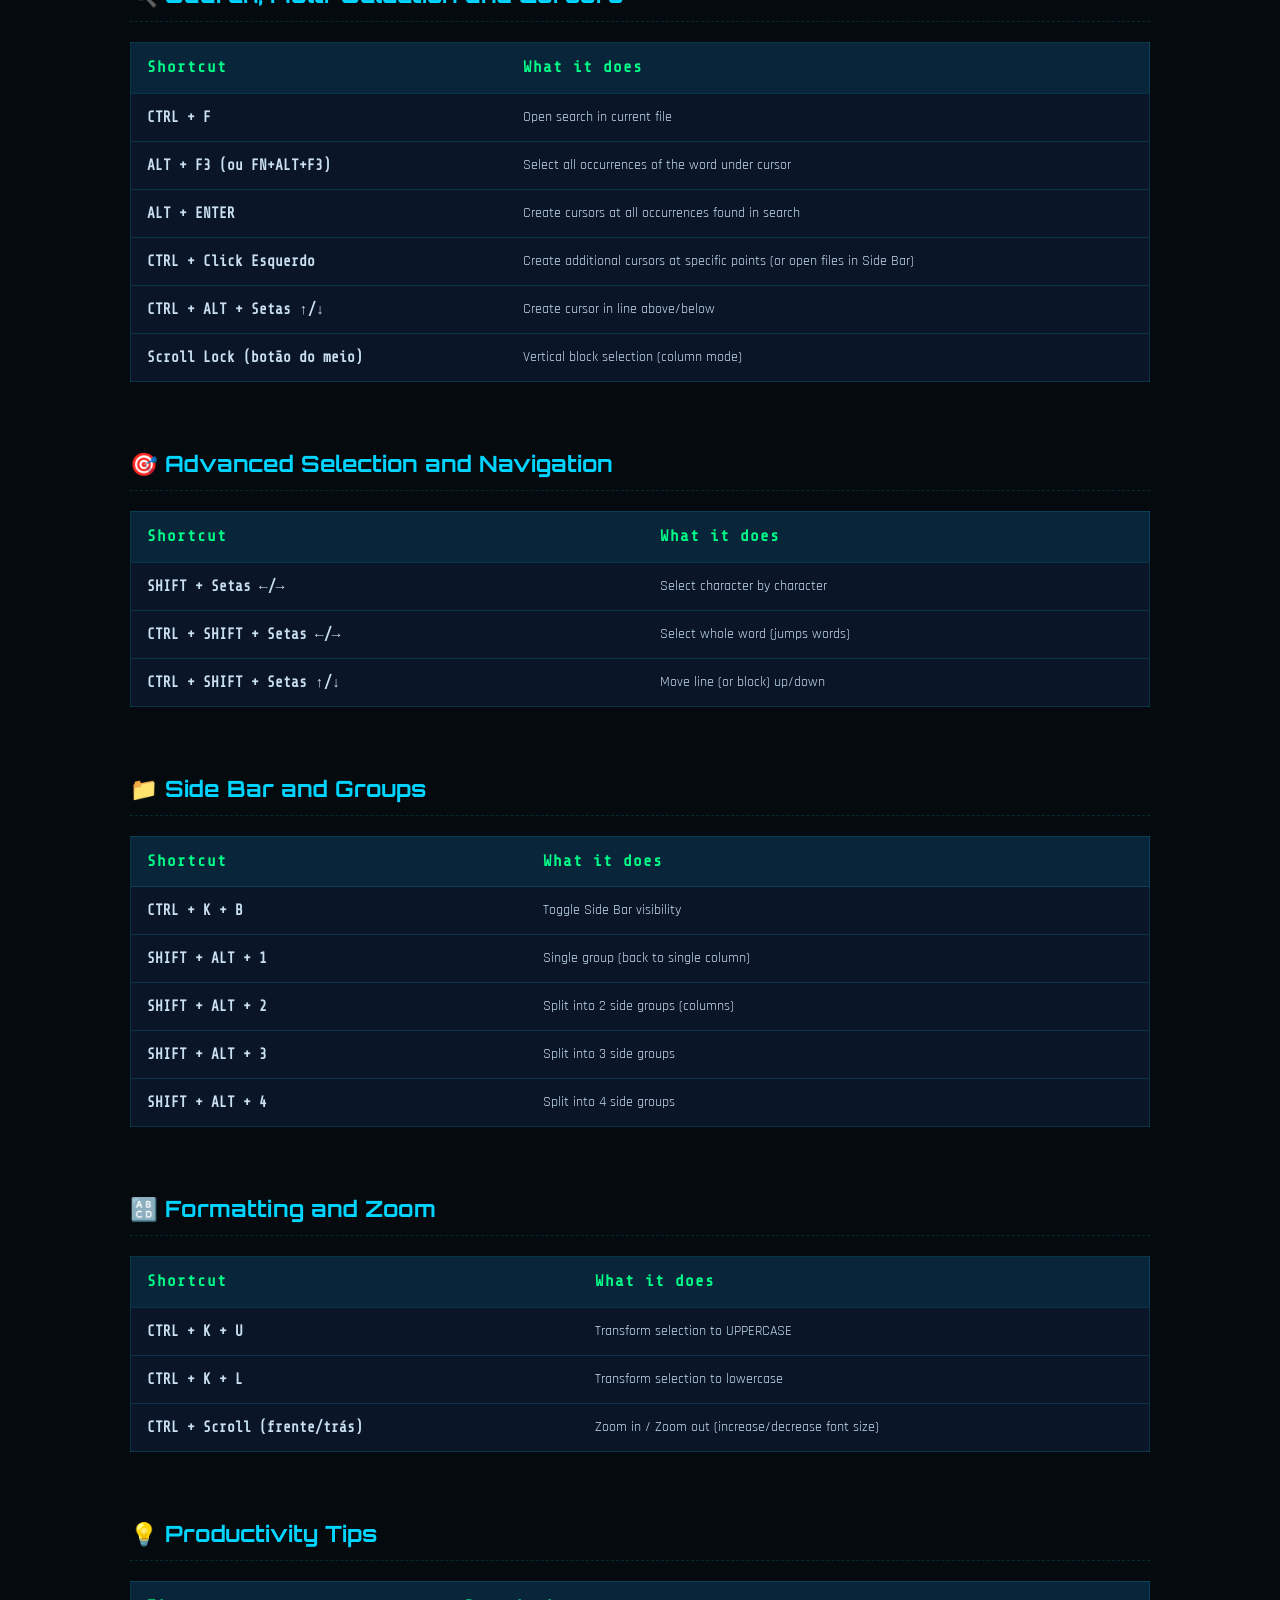
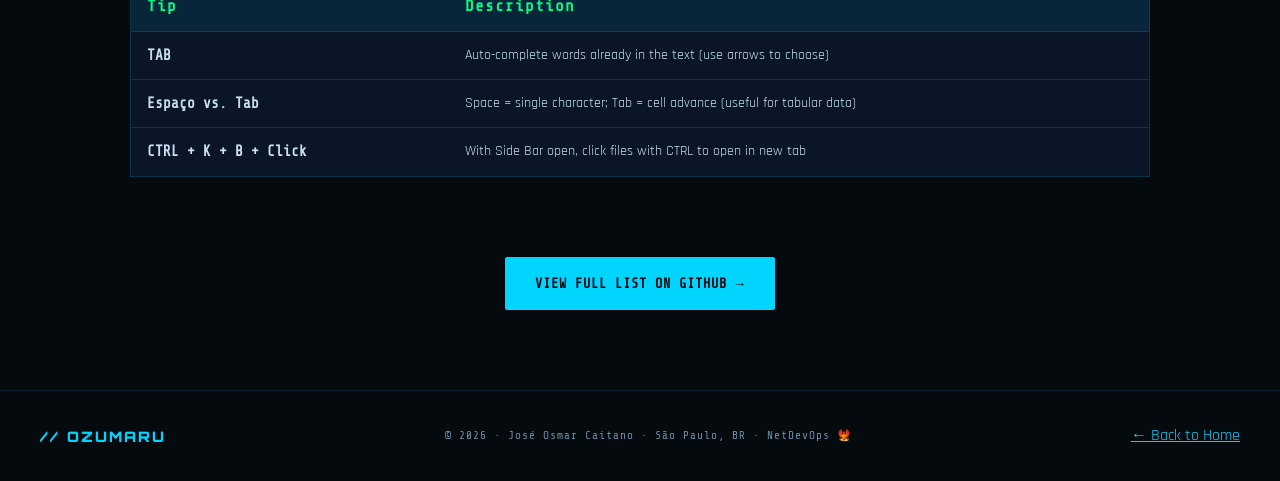
<file: projects/sublime-text-shortcuts.html>
<!DOCTYPE html>
<html lang="en">
<head>
  <meta charset="UTF-8">
  <meta name="viewport" content="width=device-width, initial-scale=1.0">
  <title>Ozumaru Sublime Text | Shortcuts</title>
  <link rel="icon" type="image/svg+xml" href="data:image/svg+xml,<svg xmlns='http://www.w3.org/2000/svg' viewBox='0 0 32 32'><rect width='32' height='32' fill='%23050a0f'/><text x='50%25' y='54%25' font-family='monospace' font-size='18' font-weight='900' fill='%2300d4ff' text-anchor='middle' dominant-baseline='middle'>O</text></svg>">
  <link rel="preconnect" href="https://fonts.googleapis.com">
  <link href="https://fonts.googleapis.com/css2?family=Share+Tech+Mono&family=Rajdhani:wght@400;600;700&family=Orbitron:wght@400;700;900&display=swap" rel="stylesheet">
  <link rel="stylesheet" href="../assets/css/style.css">
</head>
<body>
  <div class="grid-bg"></div>

  <!-- NAV -->
  <nav>
    <a class="nav-logo" href="../index.html"><span>//</span> OZUMARU</a>
    <div class="nav-right">
      <button class="lang-toggle" id="lang-toggle" aria-label="Switch language" title="Mudar para Português">
        <span class="lang-flag">🇧🇷</span>
        <span class="lang-label">PT</span>
      </button>
      <button class="nav-hamburger" id="nav-hamburger" aria-label="Menu" aria-expanded="false">
        <span></span><span></span><span></span>
      </button>
    </div>
    <ul class="nav-links" id="nav-links">
      <li><a href="../index.html"          data-i18n="nav.home">HOME</a></li>
      <li><a href="../index.html#about"    data-i18n="nav.about">ABOUT</a></li>
      <li><a href="../index.html#skills"   data-i18n="nav.skills">SKILLS</a></li>
      <li><a href="../index.html#projects" data-i18n="nav.projects">PROJECTS</a></li>
      <li><a href="../index.html#certs"    data-i18n="nav.certs">CERTS</a></li>
      <li><a href="../index.html#contact"  data-i18n="nav.contact">CONTACT</a></li>
    </ul>
  </nav>

  <!-- HERO -->
  <div class="hero" style="min-height: 60vh; padding-top: 140px;">
    <div class="hero-content" style="max-width: 900px;">
      <div class="hero-tag">// PRODUCTIVITY • EDITOR</div>
      <h1 class="hero-name">Ozumaru<br><span class="accent">Sublime Text</span></h1>
      <div class="hero-title" data-i18n="sts.hero.title">Collection of Shortcuts and Settings for Network Engineers</div>
      <p class="hero-desc" data-i18n="sts.hero.desc">
        Shortcuts I use daily to work faster with Python, network automation,
        device configuration and code editing.
      </p>
      <div class="hero-btns">
        <a href="https://github.com/ozumaru/Ozumaru-Sublime-Text" target="_blank" rel="noopener" class="btn btn-primary" data-i18n="sts.hero.btn">VIEW ON GITHUB</a>
        <a href="../index.html#projects" class="btn btn-outline" data-i18n="sts.hero.back">← BACK TO PROJECTS</a>
      </div>
    </div>
  </div>

  <div class="divider"></div>

  <section style="padding: 80px 40px; max-width: 1100px; margin: 0 auto;">
    <div class="section-header fade-in">
      <div class="section-tag" data-i18n="sts.section.tag">SHORTCUTS</div>
      <h2 class="section-title" data-i18n="sts.section.title">My Essential <span>Shortcuts</span></h2>
      <div class="section-line"></div>
    </div>

    <div class="about-text" style="max-width: 800px; margin-bottom: 60px;">
      <p data-i18n="sts.p1">This is my personal collection of Sublime Text shortcuts, accumulated over the years working with Python, Ansible, network configurations and automation scripts.</p>
      <p data-i18n="sts.p2">They were organized to make daily life easier for those who work with code and infrastructure.</p>
    </div>

    <!-- BASIC EDITING -->
    <div class="shortcut-section">
      <h3 data-i18n="sts.basic.title">📋 Basic Editing</h3>
      <table class="shortcut-table">
        <thead>
          <tr>
            <th data-i18n="sts.col.shortcut">Shortcut</th>
            <th data-i18n="sts.col.action">What it does</th>
          </tr>
        </thead>
        <tbody>
          <tr><td class="shortcut-key">CTRL + X</td><td data-i18n="sts.basic.1">Cut line or selection</td></tr>
          <tr><td class="shortcut-key">CTRL + C</td><td data-i18n="sts.basic.2">Copy</td></tr>
          <tr><td class="shortcut-key">CTRL + V</td><td data-i18n="sts.basic.3">Paste</td></tr>
          <tr><td class="shortcut-key">CTRL + D</td><td data-i18n="sts.basic.4">Duplicate line (loose cursor) or word (selected)</td></tr>
          <tr><td class="shortcut-key">CTRL + Z</td><td data-i18n="sts.basic.5">Undo</td></tr>
          <tr><td class="shortcut-key">CTRL + SHIFT + Z</td><td data-i18n="sts.basic.6">Redo (restore what was undone)</td></tr>
          <tr><td class="shortcut-key">SHIFT + DELETE</td><td data-i18n="sts.basic.7">Delete entire line (no selection needed)</td></tr>
        </tbody>
      </table>
    </div>

    <!-- SEARCH & MULTI-SELECTION -->
    <div class="shortcut-section">
      <h3 data-i18n="sts.search.title">🔍 Search, Multi-Selection and Cursors</h3>
      <table class="shortcut-table">
        <thead>
          <tr>
            <th data-i18n="sts.col.shortcut">Shortcut</th>
            <th data-i18n="sts.col.action">What it does</th>
          </tr>
        </thead>
        <tbody>
          <tr><td class="shortcut-key">CTRL + F</td><td data-i18n="sts.search.1">Open search in current file</td></tr>
          <tr><td class="shortcut-key">ALT + F3 (ou FN+ALT+F3)</td><td data-i18n="sts.search.2">Select all occurrences of the word under cursor</td></tr>
          <tr><td class="shortcut-key">ALT + ENTER</td><td data-i18n="sts.search.3">Create cursors at all occurrences found in search</td></tr>
          <tr><td class="shortcut-key">CTRL + Click Esquerdo</td><td data-i18n="sts.search.4">Create additional cursors at specific points (or open files in Side Bar)</td></tr>
          <tr><td class="shortcut-key">CTRL + ALT + Setas ↑/↓</td><td data-i18n="sts.search.5">Create cursor in line above/below</td></tr>
          <tr><td class="shortcut-key">Scroll Lock (botão do meio)</td><td data-i18n="sts.search.6">Vertical block selection (column mode)</td></tr>
        </tbody>
      </table>
    </div>

    <!-- ADVANCED NAVIGATION -->
    <div class="shortcut-section">
      <h3 data-i18n="sts.nav.title">🎯 Advanced Selection and Navigation</h3>
      <table class="shortcut-table">
        <thead>
          <tr>
            <th data-i18n="sts.col.shortcut">Shortcut</th>
            <th data-i18n="sts.col.action">What it does</th>
          </tr>
        </thead>
        <tbody>
          <tr><td class="shortcut-key">SHIFT + Setas ←/→</td><td data-i18n="sts.nav.1">Select character by character</td></tr>
          <tr><td class="shortcut-key">CTRL + SHIFT + Setas ←/→</td><td data-i18n="sts.nav.2">Select whole word (jumps words)</td></tr>
          <tr><td class="shortcut-key">CTRL + SHIFT + Setas ↑/↓</td><td data-i18n="sts.nav.3">Move line (or block) up/down</td></tr>
        </tbody>
      </table>
    </div>

    <!-- SIDEBAR -->
    <div class="shortcut-section">
      <h3 data-i18n="sts.sidebar.title">📁 Side Bar and Groups</h3>
      <table class="shortcut-table">
        <thead>
          <tr>
            <th data-i18n="sts.col.shortcut">Shortcut</th>
            <th data-i18n="sts.col.action">What it does</th>
          </tr>
        </thead>
        <tbody>
          <tr><td class="shortcut-key">CTRL + K + B</td><td data-i18n="sts.sidebar.1">Toggle Side Bar visibility</td></tr>
          <tr><td class="shortcut-key">SHIFT + ALT + 1</td><td data-i18n="sts.sidebar.2">Single group (back to single column)</td></tr>
          <tr><td class="shortcut-key">SHIFT + ALT + 2</td><td data-i18n="sts.sidebar.3">Split into 2 side groups (columns)</td></tr>
          <tr><td class="shortcut-key">SHIFT + ALT + 3</td><td data-i18n="sts.sidebar.4">Split into 3 side groups</td></tr>
          <tr><td class="shortcut-key">SHIFT + ALT + 4</td><td data-i18n="sts.sidebar.5">Split into 4 side groups</td></tr>
        </tbody>
      </table>
    </div>

    <!-- FORMATTING -->
    <div class="shortcut-section">
      <h3 data-i18n="sts.format.title">🔠 Formatting and Zoom</h3>
      <table class="shortcut-table">
        <thead>
          <tr>
            <th data-i18n="sts.col.shortcut">Shortcut</th>
            <th data-i18n="sts.col.action">What it does</th>
          </tr>
        </thead>
        <tbody>
          <tr><td class="shortcut-key">CTRL + K + U</td><td data-i18n="sts.format.1">Transform selection to UPPERCASE</td></tr>
          <tr><td class="shortcut-key">CTRL + K + L</td><td data-i18n="sts.format.2">Transform selection to lowercase</td></tr>
          <tr><td class="shortcut-key">CTRL + Scroll (frente/trás)</td><td data-i18n="sts.format.3">Zoom in / Zoom out (increase/decrease font size)</td></tr>
        </tbody>
      </table>
    </div>

    <!-- TIPS -->
    <div class="shortcut-section">
      <h3 data-i18n="sts.tips.title">💡 Productivity Tips</h3>
      <table class="shortcut-table">
        <thead>
          <tr>
            <th data-i18n="sts.col.tip">Tip</th>
            <th data-i18n="sts.col.desc">Description</th>
          </tr>
        </thead>
        <tbody>
          <tr><td class="shortcut-key">TAB</td><td data-i18n="sts.tips.1">Auto-complete words already in the text (use arrows to choose)</td></tr>
          <tr><td class="shortcut-key">Espaço vs. Tab</td><td data-i18n="sts.tips.2">Space = single character; Tab = cell advance (useful for tabular data)</td></tr>
          <tr><td class="shortcut-key">CTRL + K + B + Click</td><td data-i18n="sts.tips.3">With Side Bar open, click files with CTRL to open in new tab</td></tr>
        </tbody>
      </table>
    </div>

    <div style="text-align: center; margin-top: 80px;">
      <a href="https://github.com/ozumaru/Ozumaru-Sublime-Text/blob/main/Documents/Sublime%20Text%20-%20Atalhos.md"
         target="_blank" rel="noopener"
         class="btn btn-primary"
         data-i18n="sts.btn.repo">
        VIEW FULL LIST ON GITHUB →
      </a>
    </div>
  </section>

  <div class="divider"></div>

  <footer>
    <div class="footer-logo">// OZUMARU</div>
    <div class="footer-copy" data-i18n="footer.copy">© 2026 · José Osmar Caitano · NetDevOps</div>
    <a href="../index.html" style="color:var(--cyan);" data-i18n="footer.back">← Back to Home</a>
  </footer>

  <script src="../assets/js/main.js"></script>
  <script src="../assets/js/i18n.js"></script>
  <script>
    (function () {
      const btn = document.getElementById('nav-hamburger');
      const links = document.getElementById('nav-links');
      if (!btn || !links) return;
      btn.addEventListener('click', () => {
        const open = links.classList.toggle('open');
        btn.classList.toggle('open', open);
        btn.setAttribute('aria-expanded', open);
        document.body.style.overflow = open ? 'hidden' : '';
      });
      links.querySelectorAll('a').forEach(a => {
        a.addEventListener('click', () => {
          links.classList.remove('open');
          btn.classList.remove('open');
          btn.setAttribute('aria-expanded', 'false');
          document.body.style.overflow = '';
        });
      });
    })();
  </script>
</body>
</html>
</file>
<file: assets/css/style.css>
/* ============================================
   Ozumaru Portfolio - Main CSS Imports
   ============================================ */
/* Base */
@import url('base/variables.css');
@import url('base/reset.css');
@import url('base/backgrounds.css');

/* Components */
@import url('components/nav.css');
@import url('components/lang-toggle.css');
@import url('components/hero.css');
@import url('components/buttons.css');
@import url('components/section-header.css');
@import url('components/terminal.css');
@import url('components/footer.css');

/* Sections */
@import url('sections/about.css');
@import url('sections/skills.css');
@import url('sections/projects.css');
@import url('sections/certs.css');
@import url('sections/contact.css');

/* Utils */
@import url('utils/animations.css');
@import url('utils/responsive.css');
@import url('utils/shortcuts.css');
</file>
